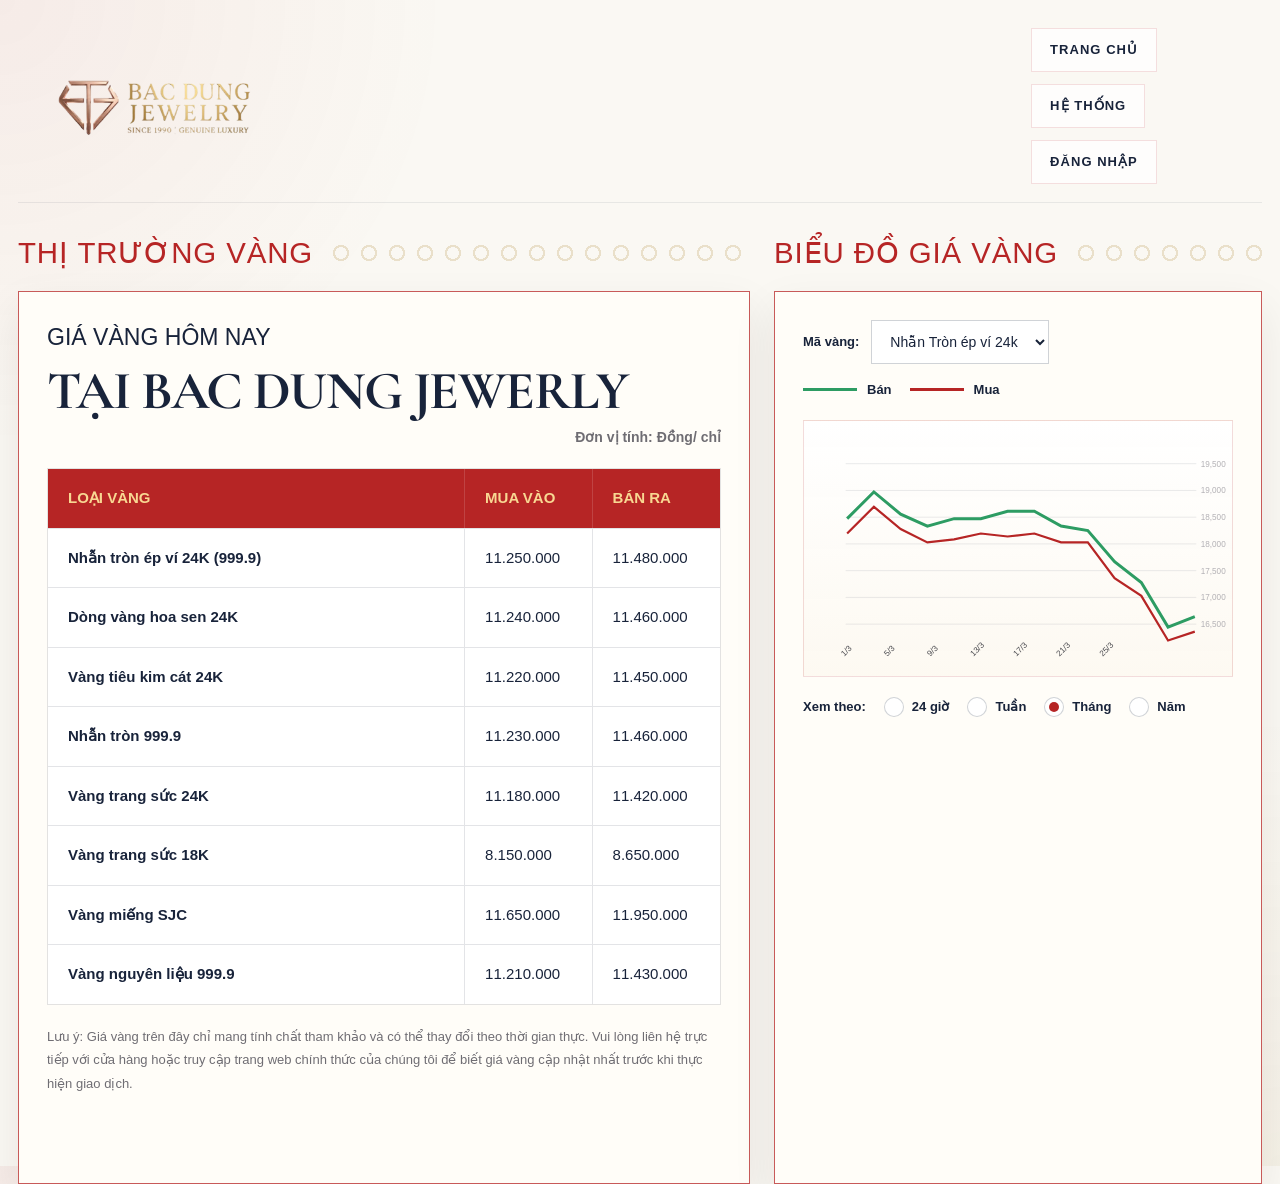
<file: html/gold-price.html>
<!DOCTYPE html>
<html lang="vi">

<head>
    <meta charset="UTF-8">
    <meta name="viewport" content="width=device-width, initial-scale=1.0">
    <title>BAC DUNG JEWERRY | Giá vàng</title>
    <link rel="preconnect" href="https://fonts.googleapis.com">
    <link rel="preconnect" href="https://fonts.gstatic.com" crossorigin>
    <link
        href="https://fonts.googleapis.com/css2?family=Cormorant+Garamond:wght@600;700&family=Manrope:wght@400;500;600;700;800&display=swap"
        rel="stylesheet">
    <link rel="stylesheet" href="../css/base.css">
    <link rel="stylesheet" href="../css/gold-price.css">
</head>

<body class="gold-market-page">
    <div class="gold-market-shell">
        <header class="gold-market-header">
            <a href="home.html" class="gold-market-brand">
                <img src="../images/logo.png" alt="BACDUNG JEWERRY">
            </a>

            <nav class="gold-market-nav" aria-label="Dieu huong trang gia vang">
                <a href="home.html">Trang chủ</a>
                <a href="index.html">Hệ thống</a>
                <a href="login.html">Đăng nhập</a>
            </nav>
        </header>

        <main class="gold-market-grid">
            <section class="gold-market-panel">
                <div class="gold-market-section-title">
                    <span>Thị trường vàng</span>
                    <div class="gold-market-ornament" aria-hidden="true"></div>
                </div>

                <div class="gold-market-box">
                    <div class="gold-market-box-header">
                        <p>Giá vàng hôm nay</p>
                        <h1>Tại BAC DUNG JEWERLY</h1>
                        <span class="gold-market-unit">Đơn vị tính: Đồng/ chỉ</span>
                    </div>

                    <div class="gold-market-table" role="table" aria-label="Bảng giá vàng tham khảo">
                        <div class="gold-market-table-head" role="row">
                            <span role="columnheader">Loại vàng</span>
                            <span role="columnheader">Mua vào</span>
                            <span role="columnheader">Bán ra</span>
                        </div>

                        <div class="gold-market-table-row" role="row">
                            <span role="cell">Nhẫn tròn ép ví 24K (999.9)</span>
                            <span role="cell">11.250.000</span>
                            <span role="cell">11.480.000</span>
                        </div>

                        <div class="gold-market-table-row" role="row">
                            <span role="cell">Dòng vàng hoa sen 24K</span>
                            <span role="cell">11.240.000</span>
                            <span role="cell">11.460.000</span>
                        </div>

                        <div class="gold-market-table-row" role="row">
                            <span role="cell">Vàng tiêu kim cát 24K</span>
                            <span role="cell">11.220.000</span>
                            <span role="cell">11.450.000</span>
                        </div>

                        <div class="gold-market-table-row" role="row">
                            <span role="cell">Nhẫn tròn 999.9</span>
                            <span role="cell">11.230.000</span>
                            <span role="cell">11.460.000</span>
                        </div>

                        <div class="gold-market-table-row" role="row">
                            <span role="cell">Vàng trang sức 24K</span>
                            <span role="cell">11.180.000</span>
                            <span role="cell">11.420.000</span>
                        </div>

                        <div class="gold-market-table-row" role="row">
                            <span role="cell">Vàng trang sức 18K</span>
                            <span role="cell">8.150.000</span>
                            <span role="cell">8.650.000</span>
                        </div>

                        <div class="gold-market-table-row" role="row">
                            <span role="cell">Vàng miếng SJC</span>
                            <span role="cell">11.650.000</span>
                            <span role="cell">11.950.000</span>
                        </div>

                        <div class="gold-market-table-row" role="row">
                            <span role="cell">Vàng nguyên liệu 999.9</span>
                            <span role="cell">11.210.000</span>
                            <span role="cell">11.430.000</span>
                        </div>
                    </div>

                    <p class="gold-market-disclaimer">
                        Lưu ý: Giá vàng trên đây chỉ mang tính chất tham khảo và có thể thay đổi theo thời gian thực.
                        Vui lòng liên hệ trực tiếp với cửa hàng hoặc truy cập trang web chính thức của chúng tôi để biết
                        giá vàng cập nhật nhất trước khi thực hiện giao dịch.
                    </p>
                </div>
            </section>

            <section class="gold-market-panel">
                <div class="gold-market-section-title">
                    <span>Biểu đồ giá vàng</span>
                    <div class="gold-market-ornament" aria-hidden="true"></div>
                </div>

                <div class="gold-market-box">
                    <div class="gold-market-filter">
                        <div class="gold-market-filter-group">
                            <label for="goldTypeSelect">Mã vàng:</label>
                            <select id="goldTypeSelect" aria-label="Chon ma vang">
                                <option>Nhẫn Tròn ép ví 24k</option>
                                <option>Vàng 24K</option>
                                <option>Vàng 18K</option>
                                <option>Vàng cưới</option>
                            </select>
                        </div>

                        <div class="gold-market-legend" aria-label="Chu giai bieu do">
                            <span class="gold-market-legend-item">
                                <span class="gold-market-legend-line is-buy" aria-hidden="true"></span>
                                <span>Bán </span>
                            </span>
                            <span class="gold-market-legend-item">
                                <span class="gold-market-legend-line" aria-hidden="true"></span>
                                <span>Mua</span>
                            </span>
                        </div>
                    </div>

                    <div class="gold-market-chart-frame" aria-label="Bieu do gia vang minh hoa">
                        <svg viewBox="0 0 560 330" role="img" aria-label="Duong gia mua va ban minh hoa">
                            <rect x="0" y="0" width="560" height="330" fill="transparent"></rect>
                            <g stroke="rgba(24, 35, 58, 0.12)" stroke-width="1">
                                <line x1="48" y1="44" x2="520" y2="44"></line>
                                <line x1="48" y1="80" x2="520" y2="80"></line>
                                <line x1="48" y1="116" x2="520" y2="116"></line>
                                <line x1="48" y1="152" x2="520" y2="152"></line>
                                <line x1="48" y1="188" x2="520" y2="188"></line>
                                <line x1="48" y1="224" x2="520" y2="224"></line>
                                <line x1="48" y1="260" x2="520" y2="260"></line>
                            </g>

                            <polyline fill="none" stroke="#2d9c63" stroke-width="4"
                                points="50,118 86,82 122,112 158,128 194,118 230,118 266,108 302,108 338,128 374,134 410,176 446,204 482,264 518,250">
                            </polyline>
                            <polyline fill="none" stroke="#b62525" stroke-width="3"
                                points="50,138 86,102 122,132 158,150 194,146 230,138 266,142 302,138 338,150 374,150 410,198 446,222 482,282 518,270">
                            </polyline>

                            <g fill="#b3b1b5" font-size="11" font-family="Manrope, sans-serif">
                                <text x="526" y="48">19,500,000</text>
                                <text x="526" y="84">19,000,000</text>
                                <text x="526" y="120">18,500,000</text>
                                <text x="526" y="156">18,000,000</text>
                                <text x="526" y="192">17,500,000</text>
                                <text x="526" y="228">17,000,000</text>
                                <text x="526" y="264">16,500,000</text>
                            </g>

                            <g fill="#4a4a4f" font-size="11" font-family="Manrope, sans-serif">
                                <text transform="translate(46 304) rotate(-45)">1/3</text>
                                <text transform="translate(104 304) rotate(-45)">5/3</text>
                                <text transform="translate(162 304) rotate(-45)">9/3</text>
                                <text transform="translate(220 304) rotate(-45)">13/3</text>
                                <text transform="translate(278 304) rotate(-45)">17/3</text>
                                <text transform="translate(336 304) rotate(-45)">21/3</text>
                                <text transform="translate(394 304) rotate(-45)">25/3</text>
                            </g>
                        </svg>
                    </div>

                    <div class="gold-market-periods" aria-label="Che do xem bieu do">
                        <span>Xem theo:</span>
                        <span class="gold-market-period">
                            <span class="gold-market-period-dot" aria-hidden="true"></span>
                            <span>24 giờ</span>
                        </span>
                        <span class="gold-market-period">
                            <span class="gold-market-period-dot" aria-hidden="true"></span>
                            <span>Tuần</span>
                        </span>
                        <span class="gold-market-period is-active">
                            <span class="gold-market-period-dot" aria-hidden="true"></span>
                            <span>Tháng</span>
                        </span>
                        <span class="gold-market-period">
                            <span class="gold-market-period-dot" aria-hidden="true"></span>
                            <span>Năm</span>
                        </span>
                    </div>

                    <p class="gold-market-side-note">
                        
                    </p>
                </div>
            </section>
        </main>
    </div>
</body>

</html>
</file>
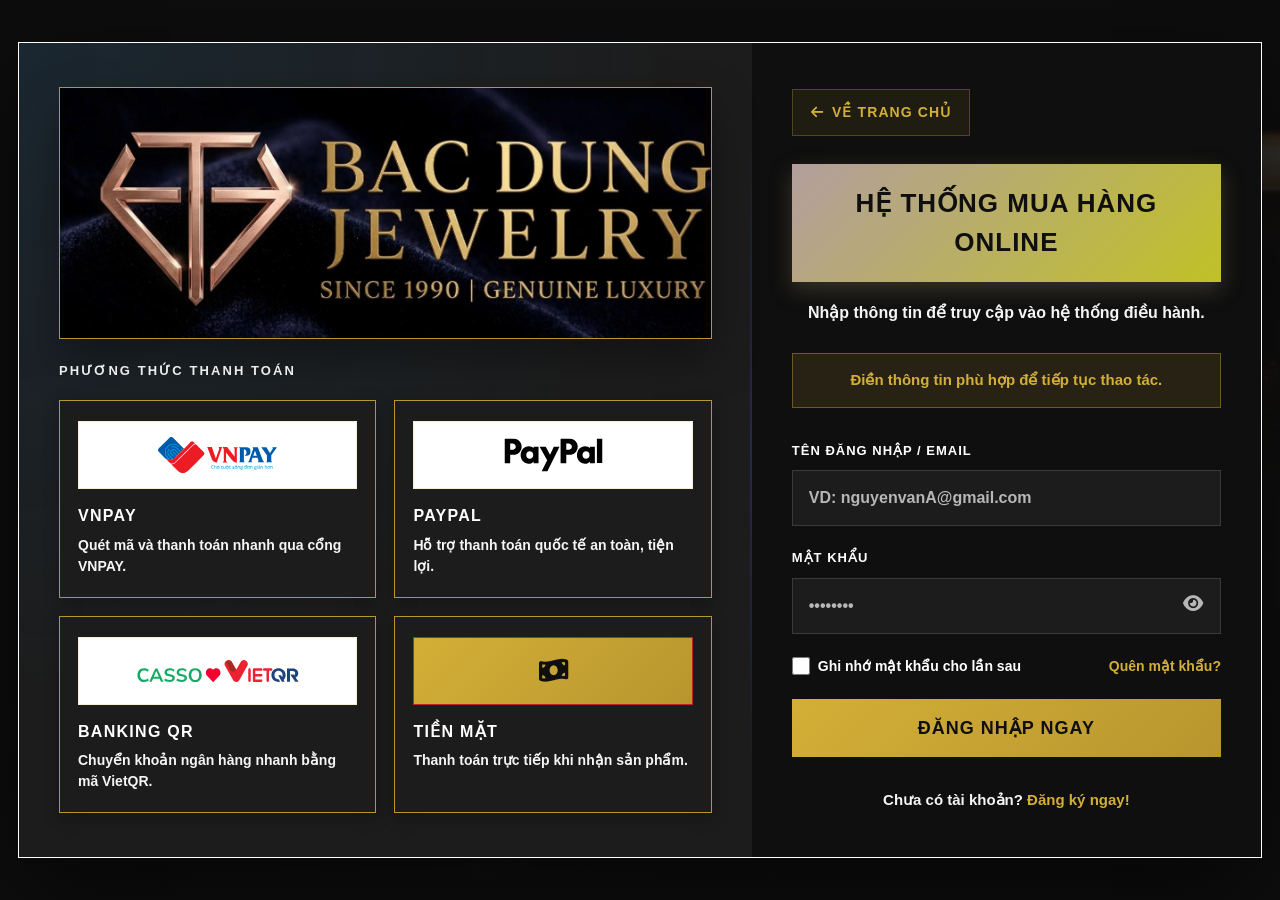
<file: html/login.html>
<!DOCTYPE html>
<html lang="vi">
<head>
    <meta charset="UTF-8">
    <meta name="viewport" content="width=device-width, initial-scale=1.0">
    <title>BACDUNG-JEWERRY</title>
    <link href="https://fonts.googleapis.com/css2?family=Inter:wght@400;600;700;800;900&display=swap" rel="stylesheet">
    <link rel="stylesheet" href="https://cdnjs.cloudflare.com/ajax/libs/font-awesome/6.4.0/css/all.min.css">
    <link rel="stylesheet" href="../css/base.css">
    <link rel="stylesheet" href="../css/login.css">
</head>
<body class="login-brand-background">
    <!-- Auth shell: promo panel (left) + login/register/forgot forms (right). -->
    <main class="login-layout-wrapper">
        <div class="login-grid fade-in-tactical">
            
            <aside class="login-promo-left">
                
                <img src="../images/logo2.png" class="video-hero" alt="Store Banner" onerror="this.onerror=null;this.src='../banner-home.svg';">

                <section class="payment-methods-box" aria-labelledby="paymentMethodsTitle">
                    <div class="payment-methods-header">
                        <p class="payment-methods-label">PHƯƠNG THỨC THANH TOÁN</p>
                    </div>

                    <div class="payment-methods-grid">
                        <article class="payment-method-card">
                            <div class="payment-method-logo">
                                <img src="../images/payment/vnpay.svg" alt="VNPAY" loading="lazy">
                            </div>
                            <div class="payment-method-copy">
                                <strong>VNPAY</strong>
                                <span>Quét mã và thanh toán nhanh qua cổng VNPAY.</span>
                            </div>
                        </article>

                        <article class="payment-method-card">
                            <div class="payment-method-logo">
                                <img src="../images/payment/paypal.svg" alt="PayPal" loading="lazy">
                            </div>
                            <div class="payment-method-copy">
                                <strong>PAYPAL</strong>
                                <span>Hỗ trợ thanh toán quốc tế an toàn, tiện lợi.</span>
                            </div>
                        </article>

                        <article class="payment-method-card">
                            <div class="payment-method-logo">
                                <img src="../images/payment/vietqr.svg" alt="VietQR Banking QR" loading="lazy">
                            </div>
                            <div class="payment-method-copy">
                                <strong>BANKING QR</strong>
                                <span>Chuyển khoản ngân hàng nhanh bằng mã VietQR.</span>
                            </div>
                        </article>

                        <article class="payment-method-card">
                            <div class="payment-method-logo payment-method-logo-cash">
                                <i class="fa-solid fa-money-bill-wave" aria-hidden="true"></i>
                            </div>
                            <div class="payment-method-copy">
                                <strong>TIỀN MẶT</strong>
                                <span>Thanh toán trực tiếp khi nhận sản phẩm.</span>
                            </div>
                        </article>
                    </div>
                </section>
            </aside>

            <section class="login-form-side">
                <div class="login-form-box">
                    <a href="home.html" class="login-back-home"><i class="fa-solid fa-arrow-left"></i> Về trang chủ</a>
                    
                    <div class="styled-title-block">
                        <h1 class="title">HỆ THỐNG MUA HÀNG ONLINE</h1>
                    </div>
                    <p class="login-desc-text">Nhập thông tin để truy cập vào hệ thống điều hành.</p>
                    
                    <div class="auth-feedback info" id="authFeedback">Điền thông tin phù hợp để tiếp tục thao tác.</div>

                    <div id="login-form" class="auth-form-container">
                        <form class="login-form" onsubmit="return login(event)">
                            <div class="form-group">
                                <label class="form-label" for="email">Tên đăng nhập / Email</label>
                                <input type="text" class="form-input" id="email" placeholder="VD: nguyenvanA@gmail.com" required autocomplete="username">
                            </div>
                            
                            <div class="form-group">
                                <label class="form-label" for="password">Mật khẩu</label>
                                <input type="password" class="form-input" id="password" placeholder="••••••••" required autocomplete="current-password">
                                <button type="button" class="password-toggle-btn" onclick="togglePasswordVisibility('password', 'passwordToggleIcon1')"><i class="fa-solid fa-eye" id="passwordToggleIcon1"></i></button>
                            </div>

                            <div class="form-meta">
                                <label class="remember-checkbox">
                                    <input type="checkbox"> Ghi nhớ mật khẩu cho lần sau
                                </label>
                                <a onclick="toggleForm('forgot-form')" class="forgot-pass">Quên mật khẩu?</a>
                            </div>

                            <button type="submit" class="login-btn">ĐĂNG NHẬP NGAY</button>

                            <div class="login-footer">
                                <span>Chưa có tài khoản? <a onclick="toggleForm('register-form')">Đăng ký ngay!</a></span>
                            </div>
                        </form>
                    </div>

                    <div id="register-form" class="auth-form-container hide-menu">
                        <form class="login-form" onsubmit="return register(event)">
                            <div class="form-group">
                                <label class="form-label" for="reg-name">Tên hiển thị (Nickname)</label>
                                <input type="text" class="form-input" id="reg-name" placeholder="Ví dụ: bac123" required>
                            </div>
                            <div class="form-group">
                                <label class="form-label" for="reg-email">Email liên hệ</label>
                                <input type="email" class="form-input" id="reg-email" placeholder="Email của bạn..." required>
                            </div>
                            <div class="form-group">
                                <label class="form-label" for="reg-password">Mật khẩu</label>
                                <input type="password" class="form-input" id="reg-password" placeholder="••••••••" required>
                                <button type="button" class="password-toggle-btn" onclick="togglePasswordVisibility('reg-password', 'passwordToggleIcon2')"><i class="fa-solid fa-eye" id="passwordToggleIcon2"></i></button>
                            </div>

                            <button type="submit" class="login-btn">TẠO TÀI KHOẢN</button>
                            
                            <div class="login-footer">
                                <a onclick="toggleForm('login-form')"><i class="fa-solid fa-arrow-left"></i> Trở lại trạm đăng nhập</a>
                            </div>
                        </form>
                    </div>

                    <div id="forgot-form" class="auth-form-container hide-menu">
                        <form class="login-form" onsubmit="return handleForgotPass(event)">
                            <div class="form-group">
                                <label class="form-label" for="forgot-email">Email đã đăng ký</label>
                                <input type="email" class="form-input" id="forgot-email" placeholder="Nhập email của bạn..." required>
                            </div>

                            <div id="forgotResultBox" class="hide-menu" style="background: rgba(212, 175, 55, 0.12); border: 1px solid #B8962E; padding: 15px; border-radius: 0; text-align: center; margin-bottom: 15px;">
                                <p style="color: #D4AF37; font-weight: 800; margin-bottom: 5px;">Hệ thống đã định vị tài khoản!</p>
                                <p style="color: #FFFFFF; font-size: 14px; font-weight: 800;">Mật khẩu của bạn là: <strong id="recoveredPassword" style="color: #D4AF37; font-size: 18px;"></strong></p>
                            </div>

                            <button type="submit" class="login-btn">TÌM LẠI MẬT KHẨU</button>
                            
                            <div class="login-footer">
                                <a onclick="toggleForm('login-form')"><i class="fa-solid fa-arrow-left"></i> Trở lại trạm đăng nhập</a>
                            </div>
                        </form>
                    </div>

                </div>
            </section>
            
        </div>
    </main>

    <script src="../js/database.js"></script>
    <script src="../js/auth.js"></script>
    <script>
        try {
            const currentUser = JSON.parse(localStorage.getItem('currentUser'));
            if (currentUser) {
                window.location.replace('index.html');
            }
        } catch (error) {
            // Ignore malformed localStorage state and let user stay on login page.
        }

        function togglePasswordVisibility(inputId, iconId) {
            const input = document.getElementById(inputId);
            const icon = document.getElementById(iconId);
            if (input.type === 'password') {
                input.type = 'text';
                icon.classList.remove('fa-eye');
                icon.classList.add('fa-eye-slash');
            } else {
                input.type = 'password';
                icon.classList.remove('fa-eye-slash');
                icon.classList.add('fa-eye');
            }
        }
    </script>
</body>
</html>
</file>
<file: css/base.css>
/* Base layer: reset + root tokens + shared primitive defaults. */
* {
    margin: 0; padding: 0; box-sizing: border-box;
    font-family: 'Segoe UI', Tahoma, Geneva, Verdana, sans-serif;
    list-style: none; text-decoration: none;
}
:root {
    --primary: #D4AF37;
    --bg-main: #000000;
    --bg-card: #1C1C1C;
    --bg-panel: #1C1C1C;
    --text-dark: #FFFFFF;
    --text-light: #FFFFFF;
    --text-muted: #F5F5F5;
    --border: #B8962E;
    --glow: rgba(212, 175, 55, 0.45);
    --danger: rgb(239, 68, 68);
    --success: rgb(34, 197, 94);
}
html { scroll-behavior: smooth; }
body {
    background:
        radial-gradient(circle at top right, rgb(0, 0, 0), transparent 30%),
        linear-gradient(180deg, #000000, #000000);
    color: var(--text-light);
    display: flex;
    min-height: 100vh;
    overflow-x: hidden;
    line-height: 1.5;
}
.hide-menu { display: none !important; }
input[type=number]::-webkit-inner-spin-button, 
input[type=number]::-webkit-outer-spin-button { -webkit-appearance: none; margin: 0; }
</file>
<file: css/gold-price.css>
:root {
    --gold-page-bg: #faf8f3;
    --gold-surface: #fffdf8;
    --gold-red: #b62525;
    --gold-red-deep: #8f1c1c;
    --gold-ink: #18233a;
    --gold-muted: #6f6d73;
    --gold-line: rgba(182, 37, 37, 0.18);
    --gold-soft: #efe1bf;
    --gold-green: #2d9c63;
    --gold-shadow: 0 18px 42px rgba(35, 23, 9, 0.08);
}

.gold-market-page {
    min-height: 100vh;
    margin: 0;
    background:
        radial-gradient(circle at top left, rgba(182, 37, 37, 0.06), transparent 26%),
        radial-gradient(circle at bottom right, rgba(182, 148, 74, 0.08), transparent 26%),
        var(--gold-page-bg);
    color: var(--gold-ink);
    font-family: "Manrope", sans-serif;
}

.gold-market-page *,
.gold-market-page *::before,
.gold-market-page *::after {
    box-sizing: border-box;
}

.gold-market-shell {
    width: min(calc(100% - 36px), 1540px);
    margin: 0 auto;
    padding: 28px 0 42px;
}

.gold-market-header {
    display: flex;
    align-items: center;
    justify-content: space-between;
    gap: 18px;
    margin-bottom: 28px;
    padding-bottom: 18px;
    border-bottom: 1px solid rgba(24, 35, 58, 0.08);
}

.gold-market-brand {
    display: inline-flex;
    align-items: center;
}

.gold-market-brand img {
    width: min(100%, 260px);
    height: auto;
    display: block;
}

.gold-market-nav {
    display: flex;
    align-items: center;
    gap: 12px;
    flex-wrap: wrap;
}

.gold-market-nav a {
    display: inline-flex;
    align-items: center;
    justify-content: center;
    min-height: 44px;
    padding: 0 18px;
    border: 1px solid rgba(182, 37, 37, 0.14);
    background: rgba(255, 255, 255, 0.76);
    color: var(--gold-ink);
    font-size: 13px;
    font-weight: 800;
    letter-spacing: 0.08em;
    text-transform: uppercase;
    text-decoration: none;
}

.gold-market-grid {
    display: grid;
    grid-template-columns: minmax(0, 1.5fr) minmax(0, 1fr);
    gap: 24px;
}

.gold-market-panel {
    display: flex;
    flex-direction: column;
    gap: 16px;
}

.gold-market-section-title {
    display: flex;
    align-items: center;
    gap: 14px;
    color: var(--gold-red);
    font-size: clamp(22px, 2.3vw, 30px);
    font-weight: 500;
    letter-spacing: 0.03em;
    text-transform: uppercase;
}

.gold-market-ornament {
    flex: 1;
    height: 20px;
    opacity: 0.7;
    background:
        radial-gradient(circle at center, transparent 6px, rgba(182, 148, 74, 0.35) 6px, rgba(182, 148, 74, 0.35) 8px, transparent 8px) left center / 28px 20px repeat-x;
}

.gold-market-box {
    display: flex;
    flex-direction: column;
    gap: 20px;
    min-height: 100%;
    padding: 28px;
    border: 1px solid rgba(182, 37, 37, 0.75);
    background: var(--gold-surface);
    box-shadow: var(--gold-shadow);
}

.gold-market-box-header {
    display: flex;
    flex-direction: column;
    gap: 10px;
}

.gold-market-box-header p,
.gold-market-box-header span {
    margin: 0;
}

.gold-market-box-header p {
    font-size: clamp(18px, 1.8vw, 26px);
    font-weight: 500;
    text-transform: uppercase;
}

.gold-market-box-header h1 {
    margin: 0;
    font-size: clamp(42px, 4.2vw, 60px);
    line-height: 0.98;
    letter-spacing: -0.03em;
    text-transform: uppercase;
    font-family: "Cormorant Garamond", serif;
}

.gold-market-unit {
    align-self: flex-end;
    color: var(--gold-muted);
    font-size: 14px;
    font-weight: 700;
}

.gold-market-table {
    display: grid;
    border: 1px solid rgba(24, 35, 58, 0.12);
    overflow: hidden;
}

.gold-market-table-head,
.gold-market-table-row {
    display: grid;
    grid-template-columns: minmax(260px, 1.8fr) repeat(2, minmax(0, 0.55fr));
}

.gold-market-table-head span {
    padding: 18px 20px;
    background: var(--gold-red);
    border-right: 1px solid rgba(255, 255, 255, 0.14);
    color: #f8d792;
    font-size: 15px;
    font-weight: 800;
    text-transform: uppercase;
}

.gold-market-table-head span:last-child {
    border-right: none;
}

.gold-market-table-row span {
    padding: 18px 20px;
    border-top: 1px solid rgba(24, 35, 58, 0.12);
    border-right: 1px solid rgba(24, 35, 58, 0.12);
    background: rgba(255, 255, 255, 0.95);
    font-size: 15px;
    line-height: 1.5;
}

.gold-market-table-row span:first-child {
    font-weight: 800;
}

.gold-market-table-row span:last-child {
    border-right: none;
}

.gold-market-disclaimer {
    margin: 0;
    color: var(--gold-muted);
    font-size: 13px;
    line-height: 1.8;
}

.gold-market-filter {
    display: flex;
    align-items: center;
    justify-content: space-between;
    gap: 16px;
    flex-wrap: wrap;
}

.gold-market-filter-group {
    display: flex;
    align-items: center;
    gap: 12px;
    flex-wrap: wrap;
}

.gold-market-filter label,
.gold-market-legend span,
.gold-market-periods span {
    font-size: 13px;
    font-weight: 700;
    color: var(--gold-ink);
}

.gold-market-filter select {
    min-height: 44px;
    padding: 0 14px;
    border: 1px solid rgba(24, 35, 58, 0.2);
    background: #fff;
    color: var(--gold-ink);
    font-size: 14px;
}

.gold-market-legend {
    display: flex;
    align-items: center;
    gap: 18px;
    flex-wrap: wrap;
}

.gold-market-legend-item {
    display: inline-flex;
    align-items: center;
    gap: 10px;
}

.gold-market-legend-line {
    width: 54px;
    height: 3px;
    background: var(--gold-red);
}

.gold-market-legend-line.is-buy {
    background: var(--gold-green);
}

.gold-market-chart-frame {
    padding: 10px 6px 0;
    border: 1px solid rgba(182, 37, 37, 0.16);
    background: linear-gradient(180deg, rgba(255, 255, 255, 0.98), rgba(253, 249, 241, 0.96));
}

.gold-market-chart-frame svg {
    width: 100%;
    height: auto;
    display: block;
}

.gold-market-periods {
    display: flex;
    align-items: center;
    justify-content: flex-start;
    gap: 18px;
    flex-wrap: wrap;
}

.gold-market-period {
    display: inline-flex;
    align-items: center;
    gap: 8px;
    color: var(--gold-ink);
    font-size: 14px;
}

.gold-market-period-dot {
    width: 20px;
    height: 20px;
    border-radius: 999px;
    border: 1px solid rgba(24, 35, 58, 0.2);
    background: #fff;
    position: relative;
}

.gold-market-period.is-active .gold-market-period-dot::after {
    content: "";
    position: absolute;
    inset: 4px;
    border-radius: 999px;
    background: var(--gold-red);
}

.gold-market-side-note {
    margin: 0;
    color: var(--gold-muted);
    font-size: 13px;
    line-height: 1.8;
}

@media (max-width: 1100px) {
    .gold-market-grid {
        grid-template-columns: 1fr;
    }
}

@media (max-width: 760px) {
    .gold-market-shell {
        width: min(calc(100% - 20px), 1540px);
        padding-top: 18px;
    }

    .gold-market-header {
        flex-direction: column;
        align-items: flex-start;
    }

    .gold-market-box {
        padding: 20px 16px;
    }

    .gold-market-table-head,
    .gold-market-table-row {
        grid-template-columns: 1fr;
    }

    .gold-market-table-row span,
    .gold-market-table-head span {
        border-right: none;
    }

    .gold-market-box-header h1 {
        font-size: clamp(34px, 9vw, 44px);
    }

    .gold-market-filter {
        align-items: flex-start;
        flex-direction: column;
    }
}
</file>
<file: css/login.css>
/* Login page layer: auth shell, form cards, and auth page responsiveness. */
.login-brand-background {
    background:
        linear-gradient(180deg, rgba(15, 15, 15, 0.84), rgba(15, 15, 15, 0.9)),
        url("../images/854fdabf-8092-4470-86eb-fd9358da5809.png") center center / cover no-repeat fixed;
}

.login-layout-wrapper {
    width: 100%;
    min-height: 100vh;
    height: auto;
    display: flex;
    justify-content: center;
    align-items: center;
    padding: 18px;
    font-family: 'Inter', sans-serif;
}

.login-grid {
    display: grid;
    grid-template-columns: 59% 41%;
    width: min(1320px, 100%);
    max-width: 1320px;
    min-height: 760px;
    background: #141414;
    border-radius: 0;
    overflow: hidden;
    border: 1px solid #ffffff;
    box-shadow: 0 40px 100px rgba(0, 0, 0, 0.55);
}

.login-promo-left {
    padding: 44px 40px;
    display: flex;
    flex-direction: column;
    justify-content: center;
    gap: 22px;
    background: radial-gradient(circle at top left, rgba(21, 90, 143, 0.18), transparent 60%), #1C1C1C;
    position: relative;
}

.login-promo-left::after {
    content: '';
    position: absolute;
    top: 10%;
    right: 0;
    width: 2px;
    height: 80%;
    background: linear-gradient(to bottom, transparent, #303890, transparent);
    opacity: 0.45;
}

.video-hero {
    width: 100%;
    height: 252px;
    object-fit: cover;
    background: #F5F5F5;
    border-radius: 0;
    border: 1px solid #B8962E;
    box-shadow: 0 20px 40px rgba(0, 0, 0, 0.35);
}

.payment-methods-box {
    display: flex;
    flex-direction: column;
    gap: 20px;
}

.payment-methods-header {
    display: flex;
    flex-direction: column;
    gap: 8px;
}

.payment-methods-label {
    margin: 0;
    color: #ededed;
    font-size: 13px;
    font-weight: 900;
    letter-spacing: 0.16em;
    text-transform: uppercase;
}

.payment-methods-grid {
    display: grid;
    grid-template-columns: repeat(2, minmax(0, 1fr));
    gap: 18px;
    align-items: stretch;
}

.payment-method-card {
    min-height: 152px;
    padding: 20px 18px;
    border-radius: 0;
    background: #1C1C1C;
    border: 1px solid #B8962E;
    transition: all 0.25s;
    display: flex;
    flex-direction: column;
    gap: 16px;
    box-shadow: 0 4px 15px rgba(0, 0, 0, 0.28);
}

.payment-method-card:hover {
    transform: translateY(-4px);
    border-color: #D4AF37;
    box-shadow: 0 12px 30px rgba(212, 175, 55, 0.2);
}

.payment-method-logo {
    min-height: 68px;
    padding: 14px 16px;
    display: flex;
    justify-content: center;
    align-items: center;
    border-radius: 0;
    background: #FFFFFF;
    border: 1px solid rgba(212, 175, 55, 0.22);
}

.payment-method-logo img {
    display: block;
    width: 100%;
    max-width: 164px;
    max-height: 36px;
    object-fit: contain;
}

.payment-method-logo-cash {
    background: linear-gradient(135deg, #D4AF37, #B8962E);
    border-color: #bc2525;
}

.payment-method-logo-cash i {
    color: #0F0F0F;
    font-size: 26px;
}

.payment-method-copy {
    display: flex;
    flex-direction: column;
    gap: 8px;
}

.payment-method-copy strong {
    font-size: 16px;
    font-weight: 900;
    color: #FFFFFF;
    line-height: 1.35;
    text-transform: uppercase;
    letter-spacing: 0.08em;
}

.payment-method-copy span {
    font-size: 14px;
    font-weight: 700;
    color: #F5F5F5;
    line-height: 1.5;
}

.login-form-side {
    padding: 44px 40px;
    display: grid;
    place-items: center;
    background: #0F0F0F;
}

.login-form-box {
    width: 100%;
    max-width: 470px;
    margin: 0 auto;
    display: flex;
    flex-direction: column;
    gap: 28px;
}

.login-back-home {
    display: inline-flex;
    align-items: center;
    gap: 8px;
    width: fit-content;
    padding: 12px 18px;
    border-radius: 0;
    border: 1px solid rgba(212, 175, 55, 0.28);
    background: rgba(212, 175, 55, 0.08);
    color: #D4AF37;
    font-size: 14px;
    font-weight: 900;
    text-transform: uppercase;
    letter-spacing: 0.08em;
}

.login-back-home:hover {
    text-decoration: none;
    background: rgba(212, 175, 55, 0.14);
}

.styled-title-block {
    background: linear-gradient(135deg, #b29e9e, #c1c126);
    padding: 20px 34px;
    border-radius: 0;
    text-align: center;
    width: 100%;
    margin: 0 auto;
    box-shadow: 0 8px 20px rgba(126, 117, 89, 0.35);
}

.styled-title-block .title {
    color: #0F0F0F;
    font-size: 26px;
    font-weight: 900;
    letter-spacing: 1px;
    margin: 0;
    text-transform: uppercase;
}

.login-desc-text {
    color: #F5F5F5;
    font-size: 16px;
    line-height: 1.6;
    font-weight: 700;
    text-align: center;
    margin-top: -10px;
}

.login-form {
    display: flex;
    flex-direction: column;
    gap: 22px;
}

.form-group {
    display: flex;
    flex-direction: column;
    gap: 10px;
    position: relative;
}

.form-label {
    font-size: 13px;
    font-weight: 900;
    color: #FFFFFF;
    text-transform: uppercase;
    letter-spacing: 1px;
}

.form-input {
    width: 100%;
    min-height: 56px;
    padding: 16px;
    border-radius: 0;
    border: 1px solid #3A3A3A;
    background: #1C1C1C;
    color: #FFFFFF;
    font-size: 16px;
    font-weight: 800;
    transition: all 0.2s;
}

.form-input:focus {
    border-color: #D4AF37;
    box-shadow: 0 0 0 3px rgba(212, 175, 55, 0.2);
    outline: none;
}

.form-input::placeholder {
    color: #B7B7B7;
    opacity: 1;
    font-weight: 700;
}

.form-meta {
    display: flex;
    justify-content: space-between;
    align-items: center;
    font-size: 14px;
}

.remember-checkbox {
    display: flex;
    align-items: center;
    gap: 8px;
    color: #FFFFFF;
    font-weight: 800;
    cursor: pointer;
    font-size: 14px;
}

.remember-checkbox input {
    accent-color: #606060;
    width: 18px;
    height: 18px;
    border-radius: 0;
}

.forgot-pass {
    color: #D4AF37;
    font-weight: 900;
    text-decoration: none;
    cursor: pointer;
    font-size: 14px;
}

.forgot-pass:hover {
    text-decoration: underline;
}

.login-btn {
    width: 100%;
    min-height: 58px;
    padding: 0 28px;
    border-radius: 0;
    border: none;
    background: linear-gradient(135deg, #D4AF37, #B8962E);
    color: #0F0F0F;
    font-size: 18px;
    font-weight: 900;
    cursor: pointer;
    letter-spacing: 1px;
    text-transform: uppercase;
    transition: all 0.2s;
}

.login-btn:hover {
    transform: translateY(-2px);
    box-shadow: 0 10px 20px rgba(212, 175, 55, 0.28);
}

.login-footer {
    text-align: center;
    color: #F5F5F5;
    font-size: 15px;
    font-weight: 800;
    display: flex;
    flex-direction: column;
    gap: 14px;
    margin-top: 10px;
}

.login-footer a {
    color: #D4AF37;
    font-weight: 900;
    text-decoration: none;
    cursor: pointer;
}

.login-footer a:hover {
    text-decoration: underline;
}

.password-toggle-btn {
    position: absolute;
    right: 18px;
    top: 46px;
    background: transparent;
    border: none;
    color: #B7B7B7;
    cursor: pointer;
    font-size: 18px;
    padding: 0;
}

.password-toggle-btn:hover {
    color: #D4AF37;
}

.auth-feedback {
    text-align: center;
    font-size: 15px;
    font-weight: 800;
    padding: 15px 16px;
    border-radius: 0;
    margin-bottom: 5px;
}

.auth-feedback.error {
    background: rgba(239, 68, 68, 0.1);
    color: rgb(220, 38, 38);
}

.auth-feedback.success {
    background: rgba(34, 197, 94, 0.1);
    color: rgb(22, 163, 74);
}

.auth-feedback.info {
    background: rgba(212, 175, 55, 0.12);
    color: #D4AF37;
    border: 1px solid rgba(212, 175, 55, 0.4);
}

.hide-menu {
    display: none !important;
}

@media (max-width: 960px) {
    .login-grid {
        grid-template-columns: 1fr;
        min-height: auto;
    }

    .login-promo-left {
        display: none;
    }

    .login-form-side {
        padding: 40px;
    }

    .login-form-box {
        max-width: 100%;
    }
}
</file>
